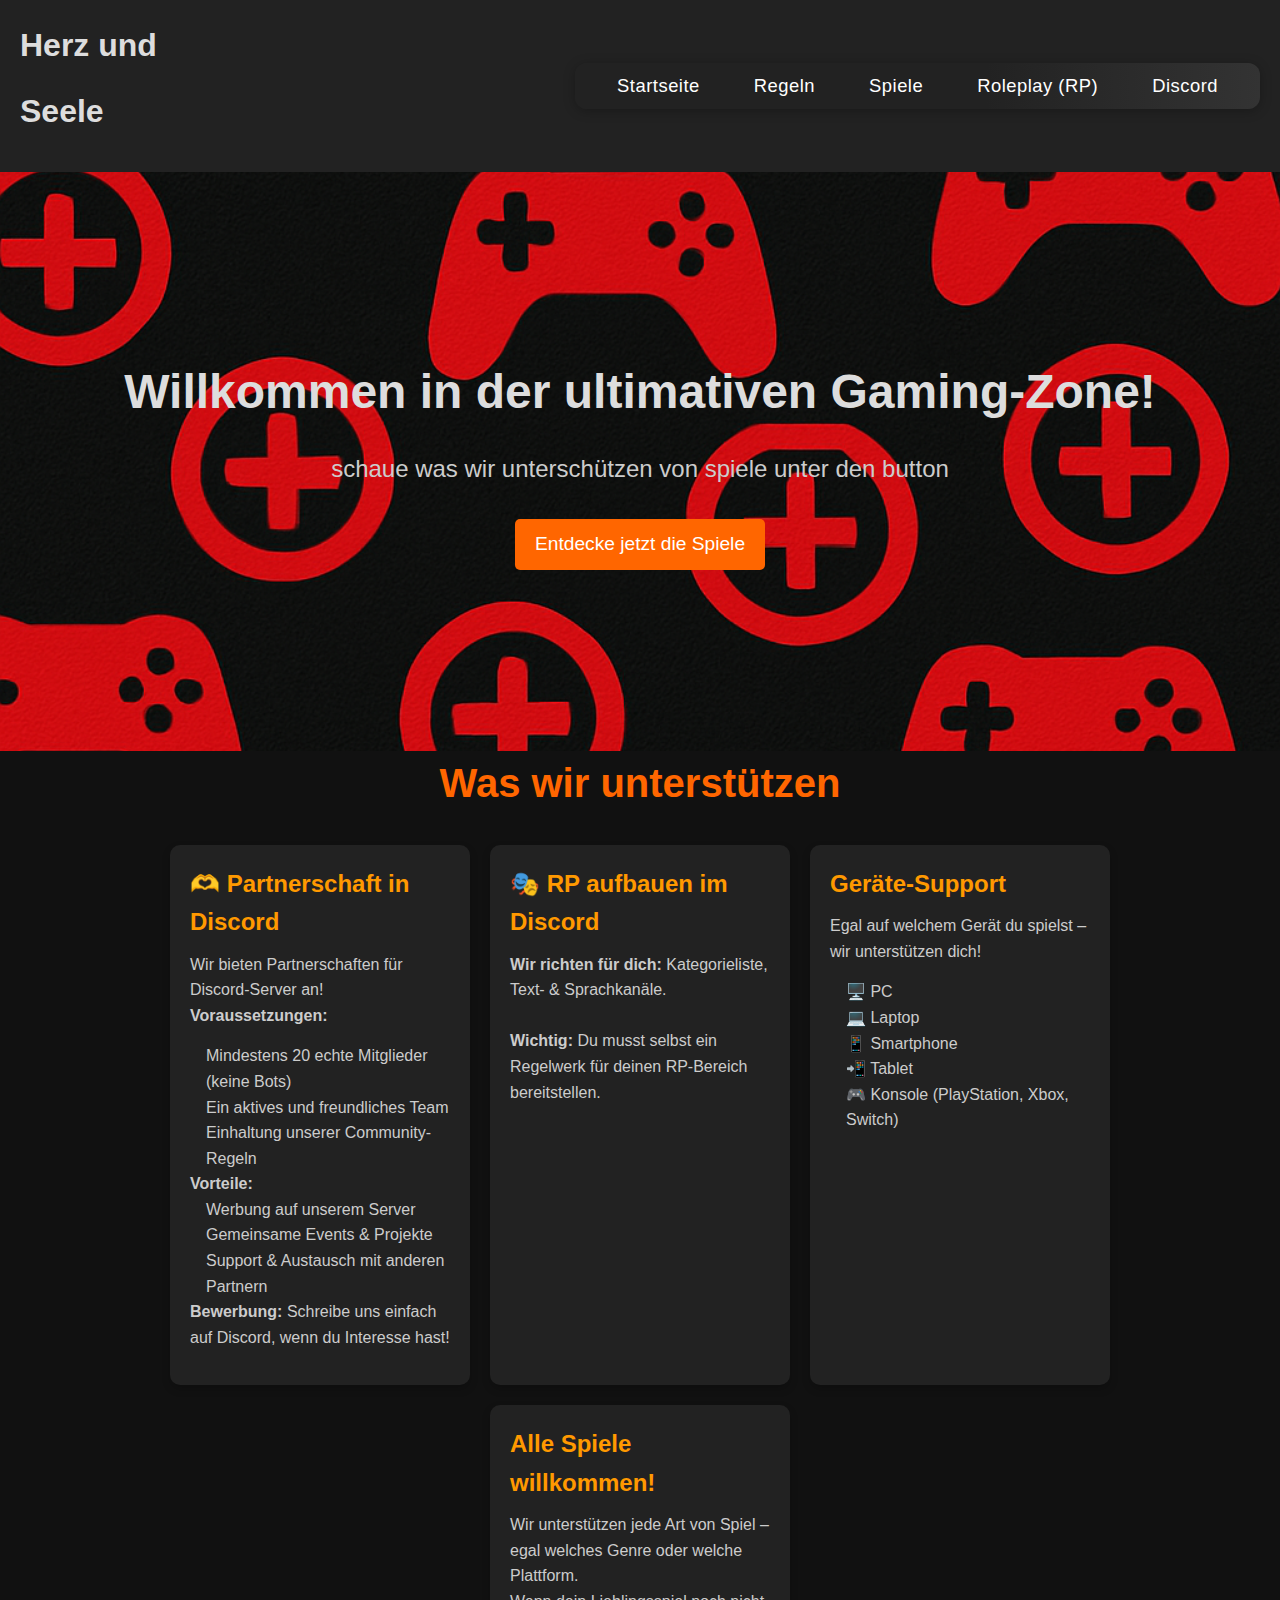
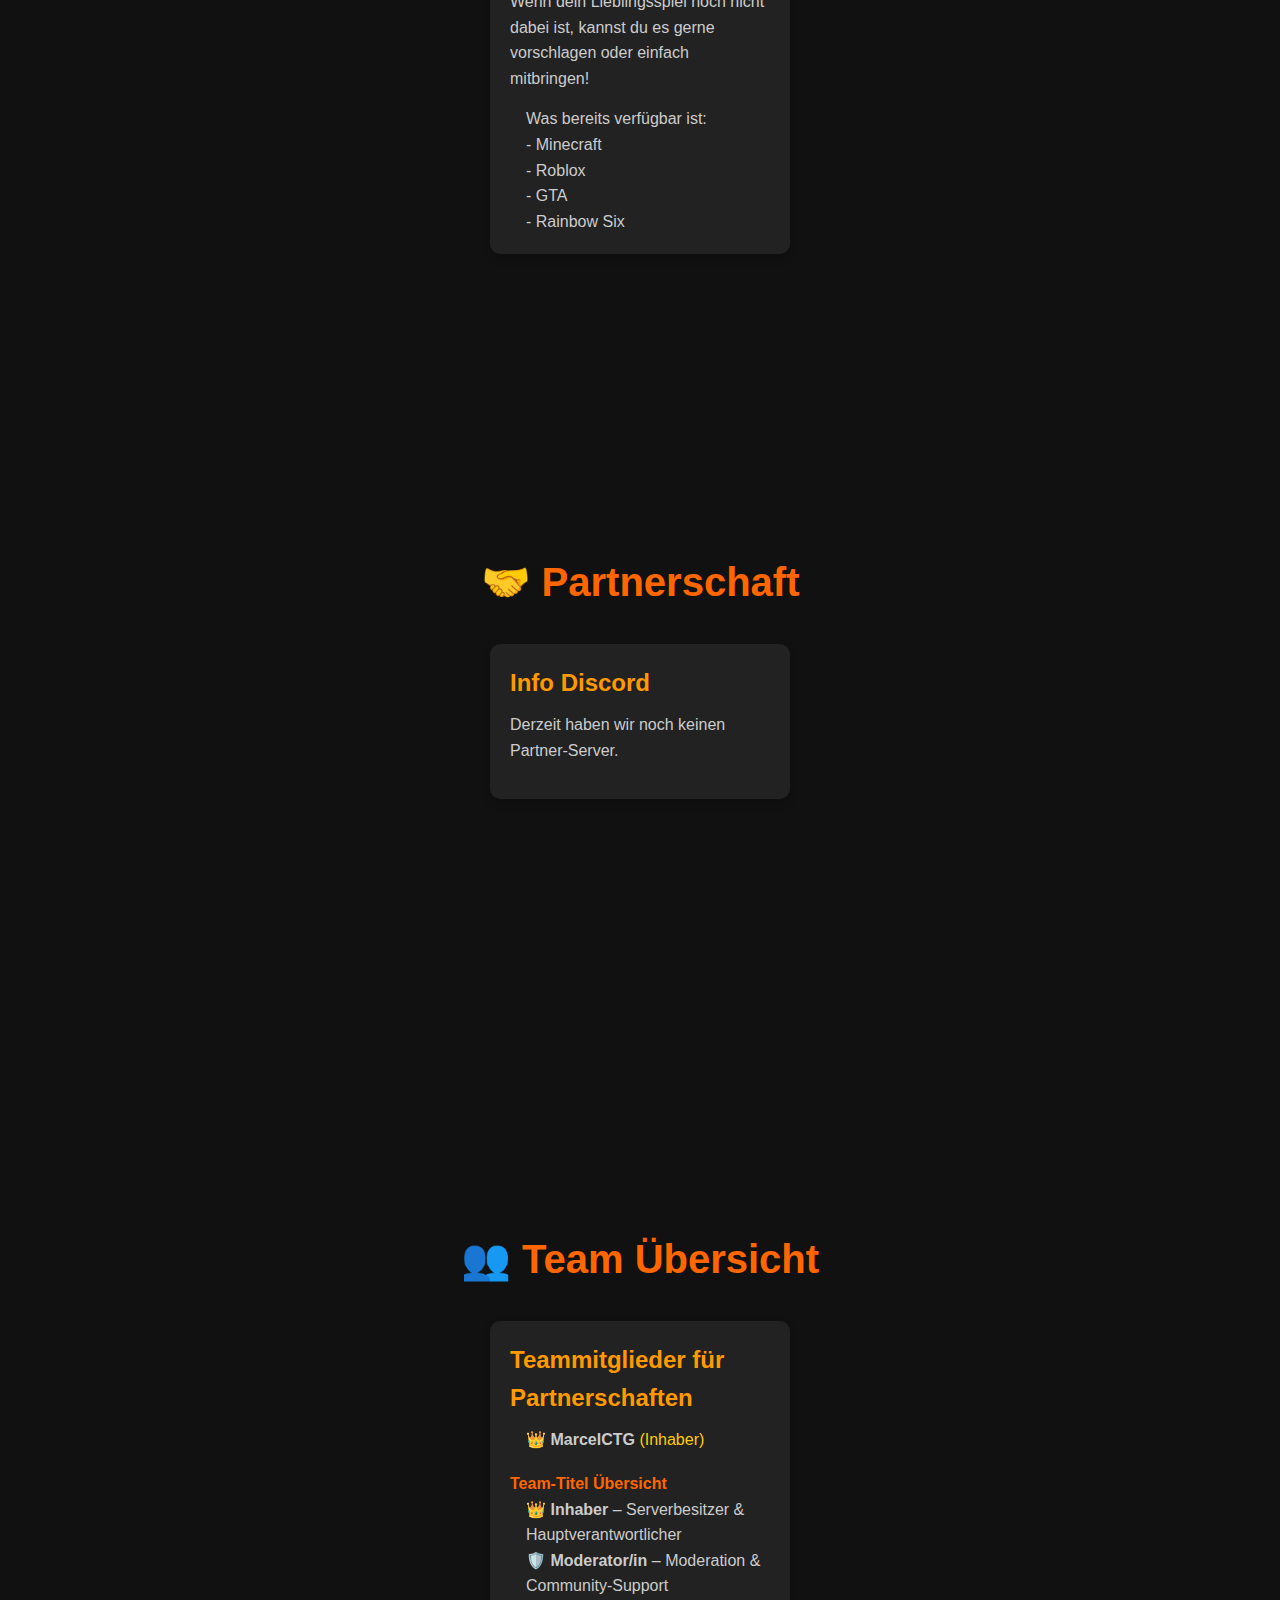
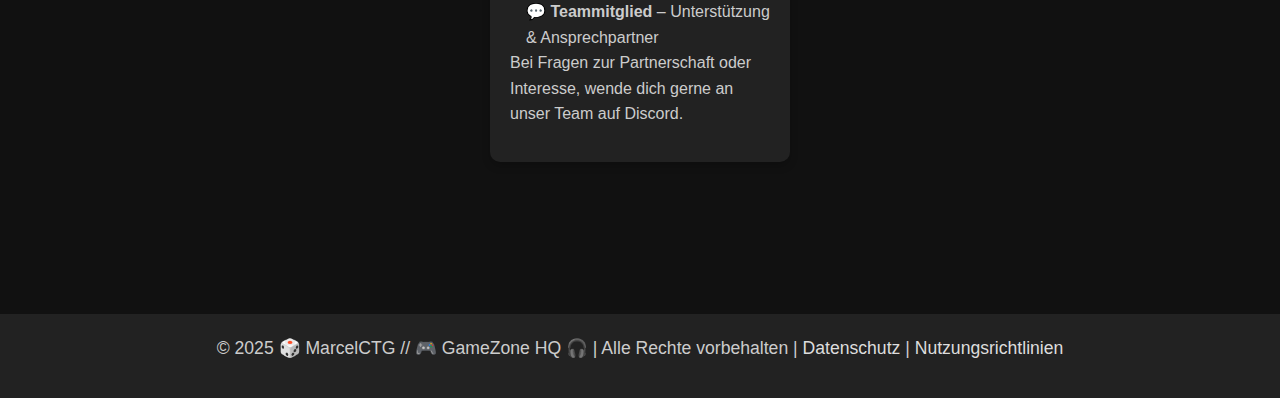
<file: index.html>
<!DOCTYPE html>
<html lang="de">
<head>
  <meta charset="UTF-8">
  <meta name="viewport" content="width=device-width, initial-scale=1.0">
  <meta http-equiv="X-UA-Compatible" content="ie=edge">
  <title>Herz und Seele</title>
  <link rel="stylesheet" href="styles.css">
</head>
<body>
  <!-- Header -->
  <header class="header">
    <div class="logo">
      <h1>Herz und</h1>
      <h2>Seele</h2>
    </div>
    <nav class="navbar">
      <ul>
        <li><a href="index.html">Startseite</a></li>
        <li><a href="about.html">Regeln</a></li>
        <li><a href="games.html">Spiele</a></li>
        <li><a href="contact.html">Roleplay (RP)</a></li>
        <li><a href="https://discord.gg/2PFB9sXrHK" target="_blank">Discord</a></li>
      </ul>
    </nav>
    <button class="menu-toggle" aria-label="Menü öffnen">&#9776;</button>
    <div class="mobile-menu">
      <button class="menu-close" aria-label="Menü schließen">&times;</button>
      <ul>
        <li><a href="index.html">Startseite</a></li>
        <li><a href="about.html">Regeln</a></li>
        <li><a href="games.html">Spiele</a></li>
        <li><a href="contact.html">Roleplay (RP)</a></li>
        <li><a href="https://discord.gg/2PFB9sXrHK" target="_blank">Discord</a></li>
      </ul>
    </div>
  </header>

  <main>
    <!-- Hero Section -->
    <section id="home" class="hero">
      <div class="hero-content">
        <h2>Willkommen in der ultimativen Gaming-Zone!</h2>
        <p>schaue was wir unterschützen von spiele unter den button
        </p>
        <a href="games.html" class="btn">Entdecke jetzt die Spiele</a>  
      </div>
    </section>

    <!-- Unterstützte Spiele Section -->
    <section class="games" style="background:none;box-shadow:none;padding-top:0;">
      <h2>Was wir unterstützen</h2>
      <div class="games-list" style="justify-content:center;">
        <div class="game-item">
          <div class="game-info">
            <h3>🫶 Partnerschaft in Discord</h3>
            <p>
              Wir bieten Partnerschaften für Discord-Server an!<br>
              <strong>Voraussetzungen:</strong>
              <ul style="margin-left:1em;">
                <li>Mindestens 20 echte Mitglieder (keine Bots)</li>
                <li>Ein aktives und freundliches Team</li>
                <li>Einhaltung unserer Community-Regeln</li>
              </ul>
              <strong>Vorteile:</strong>
              <ul style="margin-left:1em;">
                <li>Werbung auf unserem Server</li>
                <li>Gemeinsame Events & Projekte</li>
                <li>Support & Austausch mit anderen Partnern</li>
              </ul>
              <strong>Bewerbung:</strong> Schreibe uns einfach auf Discord, wenn du Interesse hast!
            </p>
          </div>
        </div>
        <div class="game-item">
          <div class="game-info">
            <h3>🎭 RP aufbauen im Discord</h3>
              <strong>Wir richten für dich:</strong> Kategorieliste, Text- & Sprachkanäle.<br>
              <p><br>
              <strong>Wichtig:</strong> Du musst selbst ein Regelwerk für deinen RP-Bereich bereitstellen.
            </p>
          </div>
        </div>
        <div class="game-item">
          <div class="game-info">
            <h3>Geräte-Support</h3>
            <p>Egal auf welchem Gerät du spielst – wir unterstützen dich!</p>
            <ul style="margin-left:1em;">
              <li>🖥️ PC</li>
              <li>💻 Laptop</li>
              <li>📱 Smartphone</li>
              <li>📲 Tablet</li>
              <li>🎮 Konsole (PlayStation, Xbox, Switch)</li>
            </ul>
          </div>
        </div>
        <div class="game-item">
          <div class="game-info">
            <h3>Alle Spiele willkommen!</h3>
            <p>Wir unterstützen jede Art von Spiel – egal welches Genre oder welche Plattform.<br>
            Wenn dein Lieblingsspiel noch nicht dabei ist, kannst du es gerne vorschlagen oder einfach mitbringen!</p>
            <ul style="margin-left:1em;">
              <li>Was bereits verfügbar ist:</li>
              <li>- Minecraft</li>
              <li>- Roblox</li>
              <li>- GTA</li>
              <li>- Rainbow Six</li>
              <!-- Weitere Spiele können hier ergänzt werden -->
            </ul>
          </div>
        </div>
      </div>
    </section>

    <!-- Partnerschaft Bereich -->
    <section class="games" style="background:none;box-shadow:none;padding-top:0;">
      <h2>🤝 Partnerschaft</h2>
      <div class="games-list" style="justify-content:center;">
        <div class="game-item">
          <div class="game-info">
            <h3>Info Discord</h3>
            <p>Derzeit haben wir noch keinen Partner-Server.</p>
          </div>
        </div>
      </div>
    </section>

    <!-- Team Übersicht Bereich -->
    <section class="games" style="background:none;box-shadow:none;padding-top:0;">
      <h2>👥 Team Übersicht</h2>
      <div class="games-list" style="justify-content:center;">
        <div class="game-item">
          <div class="game-info">
            <h3>Teammitglieder für Partnerschaften</h3>
            <ul style="margin-left:1em;">
              <li><strong>👑 MarcelCTG</strong> <span style="color:#ffcc00;">(Inhaber)</span></li>
            </ul>
            <h4 style="color:#ff6600;margin-top:18px;">Team-Titel Übersicht</h4>
            <ul style="margin-left:1em;">
              <li><strong>👑 Inhaber</strong> – Serverbesitzer & Hauptverantwortlicher</li>
              <li><strong>🛡️ Moderator/in</strong> – Moderation & Community-Support</li>
              <li><strong>💬 Teammitglied</strong> – Unterstützung & Ansprechpartner</li>
            </ul>
            <p>Bei Fragen zur Partnerschaft oder Interesse, wende dich gerne an unser Team auf Discord.</p>
          </div>
        </div>
      </div>
    </section>
  </main>

  <!-- Footer -->
  <footer class="footer">
    <p>
      &copy; 2025 🎲 MarcelCTG // 🎮 GameZone HQ 🎧 | Alle Rechte vorbehalten |
      <a href="Datenschutz.html">Datenschutz</a> |
      <a href="rechtline.html">Nutzungsrichtlinien</a>
    </p>
  </footer>
  <script>
    const menuToggle = document.querySelector('.menu-toggle');
    const mobileMenu = document.querySelector('.mobile-menu');
    const menuClose = document.querySelector('.menu-close');
    menuToggle.onclick = () => mobileMenu.classList.add('open');
    menuClose.onclick = () => mobileMenu.classList.remove('open');
    // Optional: Menü schließen beim Klick auf Link
    document.querySelectorAll('.mobile-menu a').forEach(link => {
      link.onclick = () => mobileMenu.classList.remove('open');
    });
  </script>
</body>
</html>
</file>
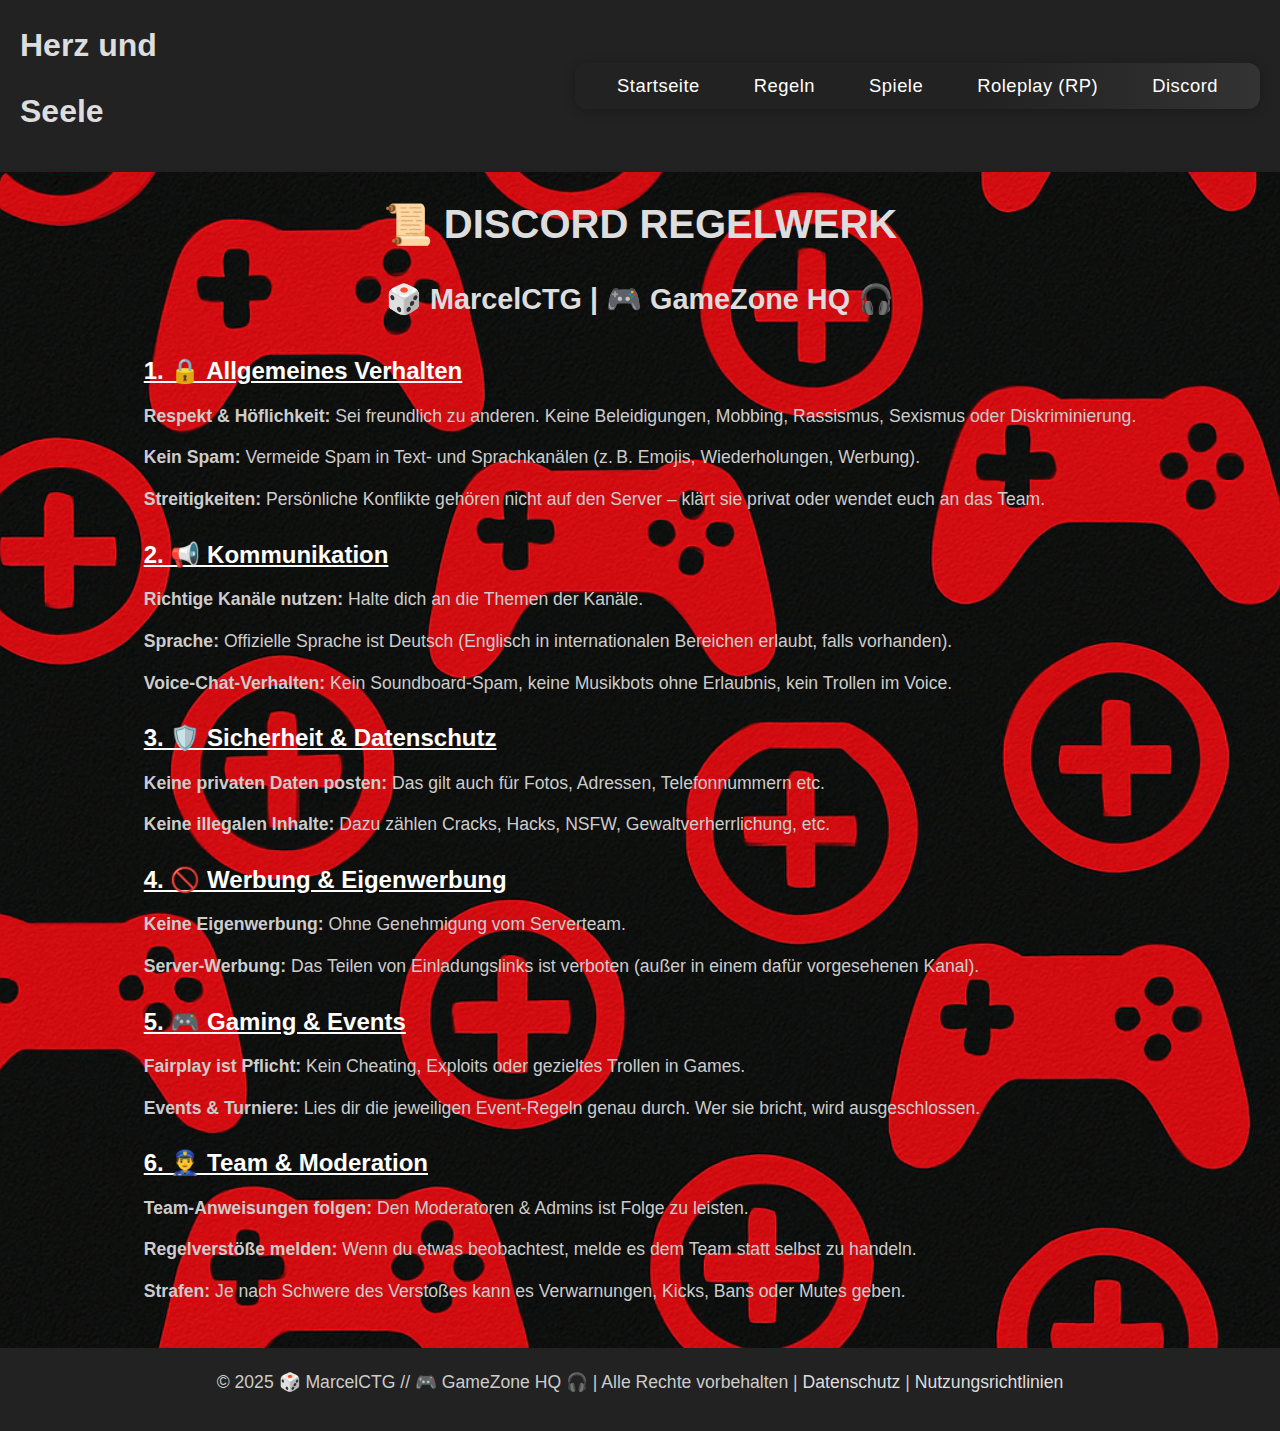
<file: about.html>
<!DOCTYPE html>
<html lang="de">
<head>
  <meta charset="UTF-8">
  <meta name="viewport" content="width=device-width, initial-scale=1.0">
  <meta http-equiv="X-UA-Compatible" content="ie=edge">
  <title>Discord-Regelwerk | Herz und Seele</title>
  <link rel="stylesheet" href="styles.css">
</head>
<body>
  <!-- Header -->
  <header class="header">
    <div class="logo">
      <h1>Herz und</h1>
      <h2>Seele</h2>
    </div>
    <nav class="navbar">
      <ul>
        <li><a href="index.html">Startseite</a></li>
        <li><a href="about.html">Regeln</a></li>
        <li><a href="games.html">Spiele</a></li>
        <li><a href="contact.html">Roleplay (RP)</a></li>
        <li><a href="https://discord.gg/2PFB9sXrHK" target="_blank">Discord</a></li>
      </ul>
    </nav>
    <button class="menu-toggle" aria-label="Menü öffnen">&#9776;</button>
    <div class="mobile-menu">
      <button class="menu-close" aria-label="Menü schließen">&times;</button>
      <ul>
        <li><a href="index.html">Startseite</a></li>
        <li><a href="about.html">Regeln</a></li>
        <li><a href="games.html">Spiele</a></li>
        <li><a href="contact.html">Roleplay (RP)</a></li>
        <li><a href="https://discord.gg/2PFB9sXrHK" target="_blank">Discord</a></li>
      </ul>
    </div>
  </header>

  <main>
    <!-- Discord-Regelwerk Section -->
    <section id="rules" class="rules">
      <div class="content">
        <h1>📜 DISCORD REGELWERK</h1>
        <h2>🎲 MarcelCTG | 🎮 GameZone HQ 🎧</h2>
        <div class="rule">
          <h3>1. 🔒 Allgemeines Verhalten</h3>
          <p><strong>Respekt & Höflichkeit:</strong> Sei freundlich zu anderen. Keine Beleidigungen, Mobbing, Rassismus, Sexismus oder Diskriminierung.</p>
          <p><strong>Kein Spam:</strong> Vermeide Spam in Text- und Sprachkanälen (z. B. Emojis, Wiederholungen, Werbung).</p>
          <p><strong>Streitigkeiten:</strong> Persönliche Konflikte gehören nicht auf den Server – klärt sie privat oder wendet euch an das Team.</p>
        </div>
        <div class="rule">
          <h3>2. 📢 Kommunikation</h3>
          <p><strong>Richtige Kanäle nutzen:</strong> Halte dich an die Themen der Kanäle.</p>
          <p><strong>Sprache:</strong> Offizielle Sprache ist Deutsch (Englisch in internationalen Bereichen erlaubt, falls vorhanden).</p>
          <p><strong>Voice-Chat-Verhalten:</strong> Kein Soundboard-Spam, keine Musikbots ohne Erlaubnis, kein Trollen im Voice.</p>
        </div>
        <div class="rule">
          <h3>3. 🛡️ Sicherheit & Datenschutz</h3>
          <p><strong>Keine privaten Daten posten:</strong> Das gilt auch für Fotos, Adressen, Telefonnummern etc.</p>
          <p><strong>Keine illegalen Inhalte:</strong> Dazu zählen Cracks, Hacks, NSFW, Gewaltverherrlichung, etc.</p>
        </div>
        <div class="rule">
          <h3>4. 🚫 Werbung & Eigenwerbung</h3>
          <p><strong>Keine Eigenwerbung:</strong> Ohne Genehmigung vom Serverteam.</p>
          <p><strong>Server-Werbung:</strong> Das Teilen von Einladungslinks ist verboten (außer in einem dafür vorgesehenen Kanal).</p>
        </div>
        <div class="rule">
          <h3>5. 🎮 Gaming & Events</h3>
          <p><strong>Fairplay ist Pflicht:</strong> Kein Cheating, Exploits oder gezieltes Trollen in Games.</p>
          <p><strong>Events & Turniere:</strong> Lies dir die jeweiligen Event-Regeln genau durch. Wer sie bricht, wird ausgeschlossen.</p>
        </div>
        <div class="rule">
          <h3>6. 👮‍♂️ Team & Moderation</h3>
          <p><strong>Team-Anweisungen folgen:</strong> Den Moderatoren & Admins ist Folge zu leisten.</p>
          <p><strong>Regelverstöße melden:</strong> Wenn du etwas beobachtest, melde es dem Team statt selbst zu handeln.</p>
          <p><strong>Strafen:</strong> Je nach Schwere des Verstoßes kann es Verwarnungen, Kicks, Bans oder Mutes geben.</p>
        </div>
      </div>
    </section>
  </main>

  <!-- Footer -->
  <footer class="footer">
    <p>
      &copy; 2025 🎲 MarcelCTG // 🎮 GameZone HQ 🎧 | Alle Rechte vorbehalten |
      <a href="Datenschutz.html">Datenschutz</a> |
      <a href="rechtline.html">Nutzungsrichtlinien</a>
    </p>
  </footer>
  <script>
    const menuToggle = document.querySelector('.menu-toggle');
    const mobileMenu = document.querySelector('.mobile-menu');
    const menuClose = document.querySelector('.menu-close');
    menuToggle.onclick = () => mobileMenu.classList.add('open');
    menuClose.onclick = () => mobileMenu.classList.remove('open');
    document.querySelectorAll('.mobile-menu a').forEach(link => {
      link.onclick = () => mobileMenu.classList.remove('open');
    });
  </script>
</body>
</html>
</file>
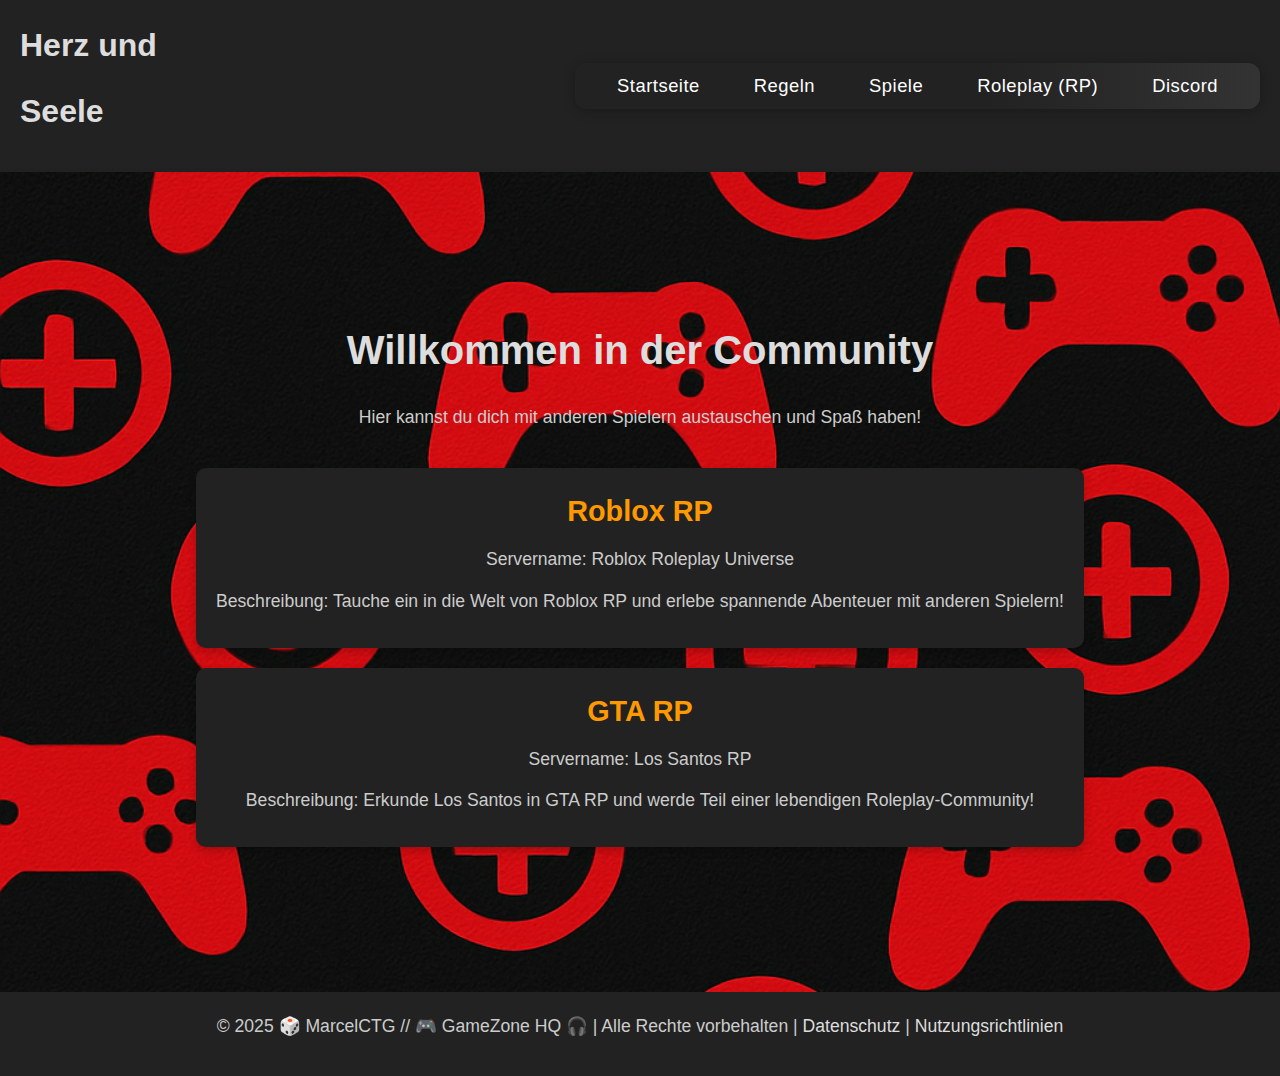
<file: community.html>
<!DOCTYPE html>
<html lang="de">
<head>
  <meta charset="UTF-8">
  <meta name="viewport" content="width=device-width, initial-scale=1.0">
  <meta http-equiv="X-UA-Compatible" content="ie=edge">
  <title>Info 2 Herz und seele</title>
  <link rel="stylesheet" href="styles.css">
</head>
<body>
  <!-- Header -->
  <header class="header">
    <div class="logo">
      <h1>Herz und</h1>
      <h2>Seele</h2>
    </div>
    <nav class="navbar">
      <ul>
        <li><a href="index.html">Startseite</a></li>
        <li><a href="about.html">Regeln</a></li>
        <li><a href="games.html">Spiele</a></li>
        <li><a href="contact.html">Roleplay (RP)</a></li>
        <li><a href="https://discord.gg/2PFB9sXrHK" target="_blank">Discord</a></li>
      </ul>
    </nav>
    <button class="menu-toggle" aria-label="Menü öffnen">&#9776;</button>
    <div class="mobile-menu">
      <button class="menu-close" aria-label="Menü schließen">&times;</button>
      <ul>
        <li><a href="index.html">Startseite</a></li>
        <li><a href="about.html">Regeln</a></li>
        <li><a href="games.html">Spiele</a></li>
        <li><a href="contact.html">Roleplay (RP)</a></li>
        <li><a href="https://discord.gg/2PFB9sXrHK" target="_blank">Discord</a></li>
      </ul>
    </div>
  </header>

  <main>
    <!-- Community Section -->
    <section id="community" class="community">
      <h2>Willkommen in der Community</h2>
      <p>Hier kannst du dich mit anderen Spielern austauschen und Spaß haben!</p>
      <div class="server-list">
        <!-- Roblox RP Server -->
        <div class="server-item">
          <h3>Roblox RP</h3>
          <p>Servername: Roblox Roleplay Universe</p>
          <p>Beschreibung: Tauche ein in die Welt von Roblox RP und erlebe spannende Abenteuer mit anderen Spielern!</p>
        </div>
        <!-- GTA RP Server -->
        <div class="server-item">
          <h3>GTA RP</h3>
          <p>Servername: Los Santos RP</p>
          <p>Beschreibung: Erkunde Los Santos in GTA RP und werde Teil einer lebendigen Roleplay-Community!</p>
        </div>
      </div>
    </section>
  </main>

  <!-- Footer -->
  <footer class="footer">
    <p>
      &copy; 2025 🎲 MarcelCTG // 🎮 GameZone HQ 🎧 | Alle Rechte vorbehalten |
      <a href="Datenschutz.html">Datenschutz</a> |
      <a href="rechtline.html">Nutzungsrichtlinien</a>
    </p>
  </footer>
  <script>
    const menuToggle = document.querySelector('.menu-toggle');
    const mobileMenu = document.querySelector('.mobile-menu');
    const menuClose = document.querySelector('.menu-close');
    menuToggle.onclick = () => mobileMenu.classList.add('open');
    menuClose.onclick = () => mobileMenu.classList.remove('open');
    document.querySelectorAll('.mobile-menu a').forEach(link => {
      link.onclick = () => mobileMenu.classList.remove('open');
    });
  </script>
</body>
</html>
</file>
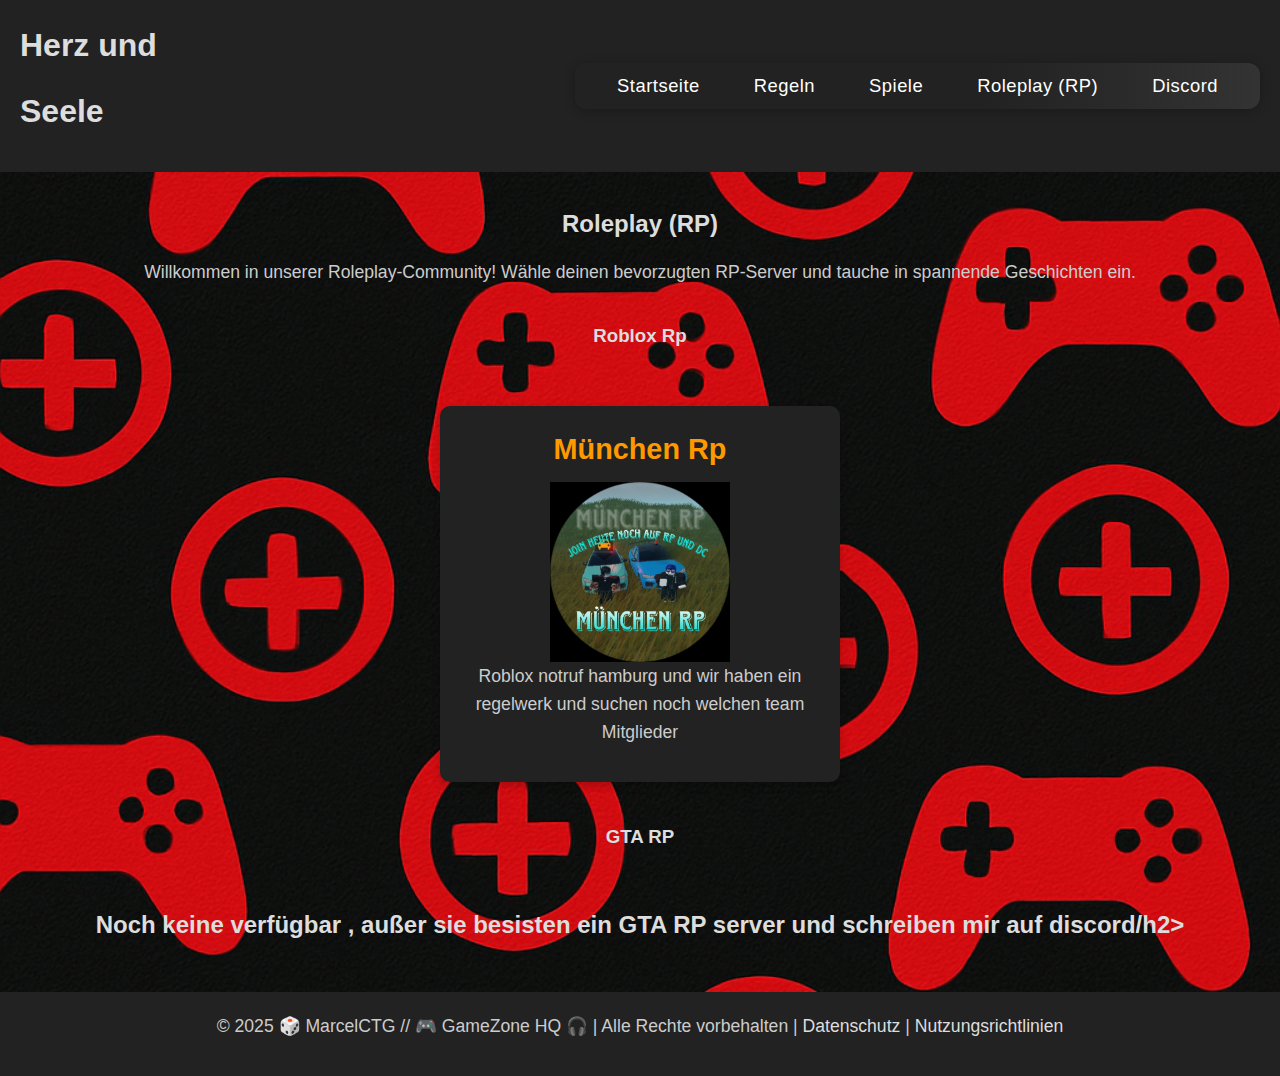
<file: contact.html>
<!DOCTYPE html>
<html lang="de">
<head>
  <meta charset="UTF-8">
  <meta name="viewport" content="width=device-width, initial-scale=1.0">
  <meta http-equiv="X-UA-Compatible" content="ie=edge">
  <title>INfo 3 Herz und Seele</title>
  <link rel="stylesheet" href="styles.css">
</head>
<body>
  <!-- Header -->
  <header class="header">
    <div class="logo">
      <h1>Herz und</h1>
      <h2>Seele</h2>
    </div>
    <nav class="navbar">
      <ul>
        <li><a href="index.html">Startseite</a></li>
        <li><a href="about.html">Regeln</a></li>
        <li><a href="games.html">Spiele</a></li>
        <li><a href="contact.html">Roleplay (RP)</a></li>
        <li><a href="https://discord.gg/2PFB9sXrHK" target="_blank">Discord</a></li>
      </ul>
    </nav>
    <button class="menu-toggle" aria-label="Menü öffnen">&#9776;</button>
    <div class="mobile-menu">
      <button class="menu-close" aria-label="Menü schließen">&times;</button>
      <ul>
        <li><a href="index.html">Startseite</a></li>
        <li><a href="about.html">Regeln</a></li>
        <li><a href="games.html">Spiele</a></li>
        <li><a href="contact.html">Roleplay (RP)</a></li>
        <li><a href="https://discord.gg/2PFB9sXrHK" target="_blank">Discord</a></li>
      </ul>
    </div>
  </header>

  <main>
    <!-- Roleplay Section -->
    <section id="roleplay" class="contact">
      <h2>Roleplay (RP)</h2>
      <p>Willkommen in unserer Roleplay-Community! Wähle deinen bevorzugten RP-Server und tauche in spannende Geschichten ein.</p>
      <div class="rp-list">
        <!-- München RP -->
<div><h3>Roblox Rp</h3></div>
        <!-- Roblox RP -->
        <div class="rp-item">
          <h3>München Rp</h3>
          <img src="mrpm.jpg" alt="Roblox RP">
          <p>Roblox notruf hamburg und wir haben ein regelwerk und suchen noch welchen team Mitglieder</p>
        </div>
        <!-- Trennung -->
        <div><h3>GTA RP</h3></div>
        <!-- GTA RP -->
        <div><h2>Noch keine verfügbar , außer sie besisten ein GTA RP server und schreiben mir auf discord/h2></div>
      </div>
    </section>
  </main>

  <!-- Footer -->
  <footer class="footer">
    <p>
      &copy; 2025 🎲 MarcelCTG // 🎮 GameZone HQ 🎧 | Alle Rechte vorbehalten |
      <a href="Datenschutz.html">Datenschutz</a> |
      <a href="rechtline.html">Nutzungsrichtlinien</a>
    </p>
  </footer>
  <script>
    const menuToggle = document.querySelector('.menu-toggle');
    const mobileMenu = document.querySelector('.mobile-menu');
    const menuClose = document.querySelector('.menu-close');
    menuToggle.onclick = () => mobileMenu.classList.add('open');
    menuClose.onclick = () => mobileMenu.classList.remove('open');
    document.querySelectorAll('.mobile-menu a').forEach(link => {
      link.onclick = () => mobileMenu.classList.remove('open');
    });
  </script>
</body>
</html>
</file>
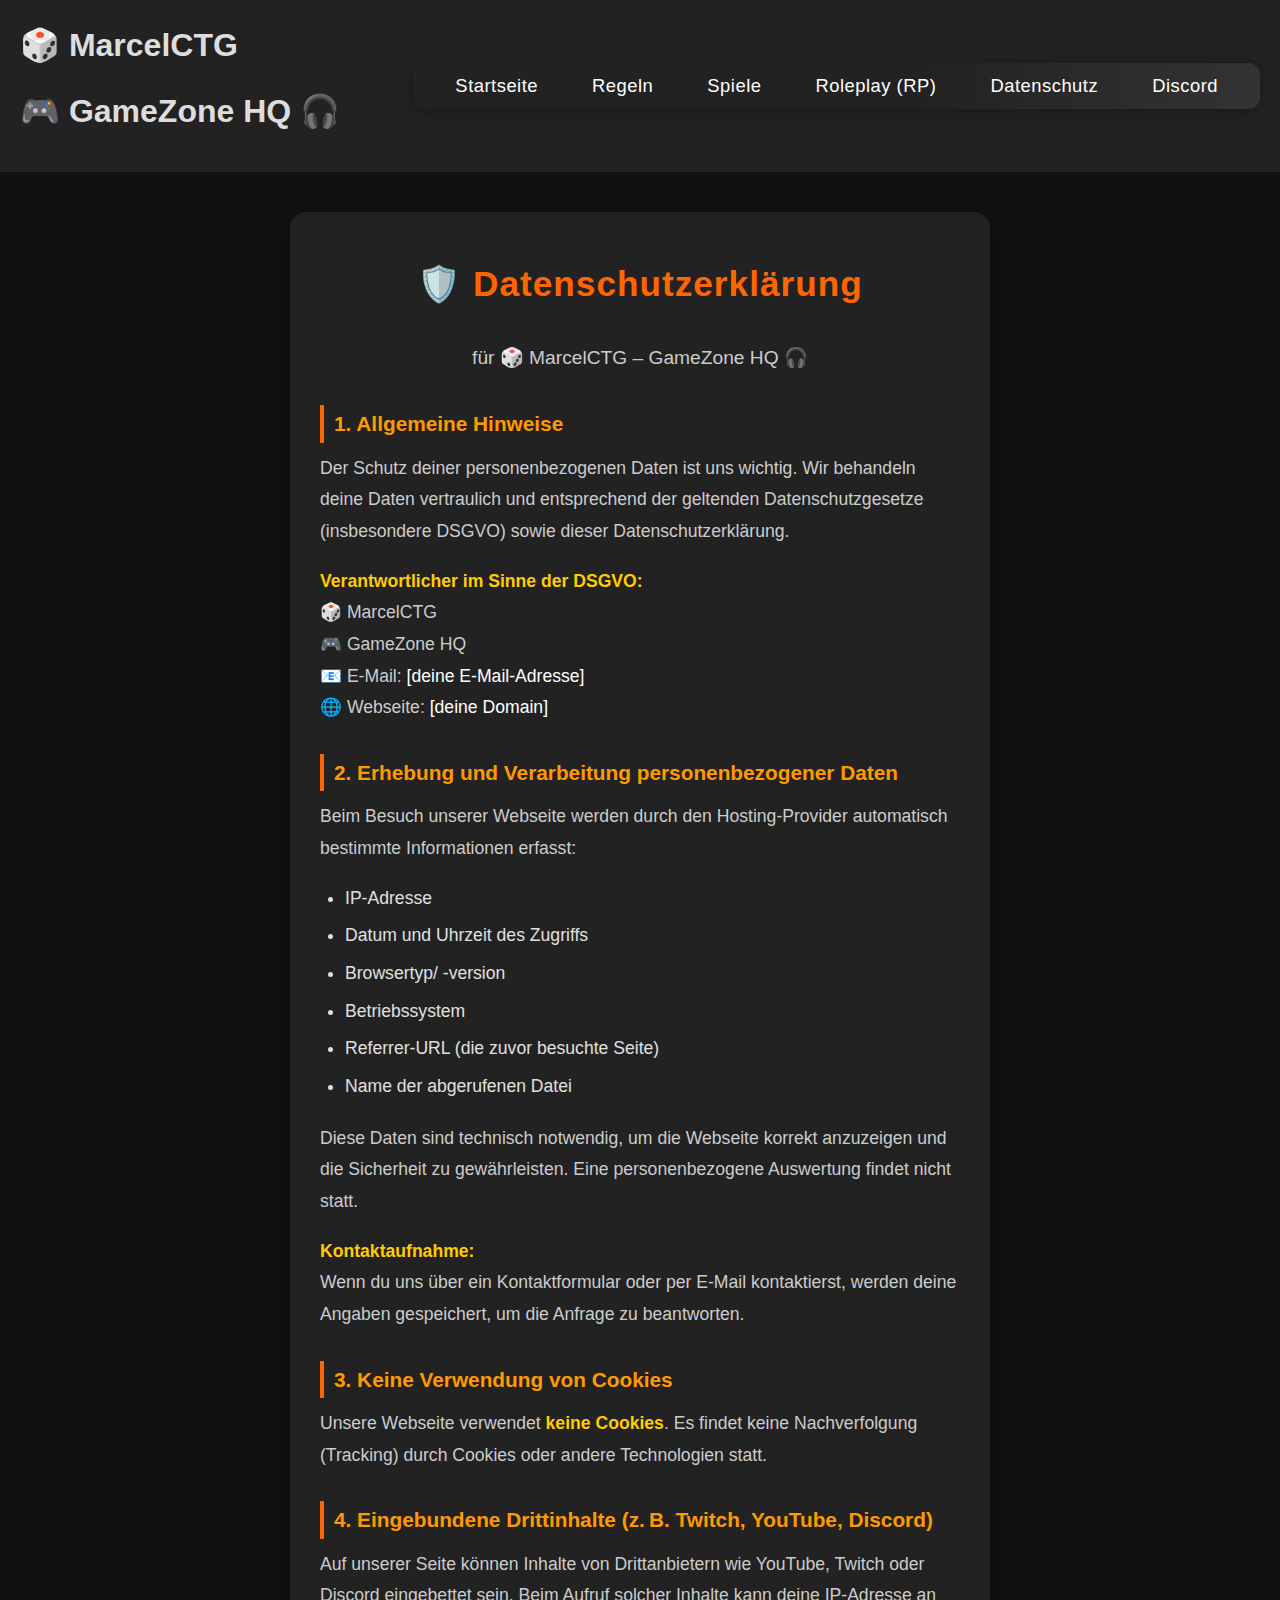
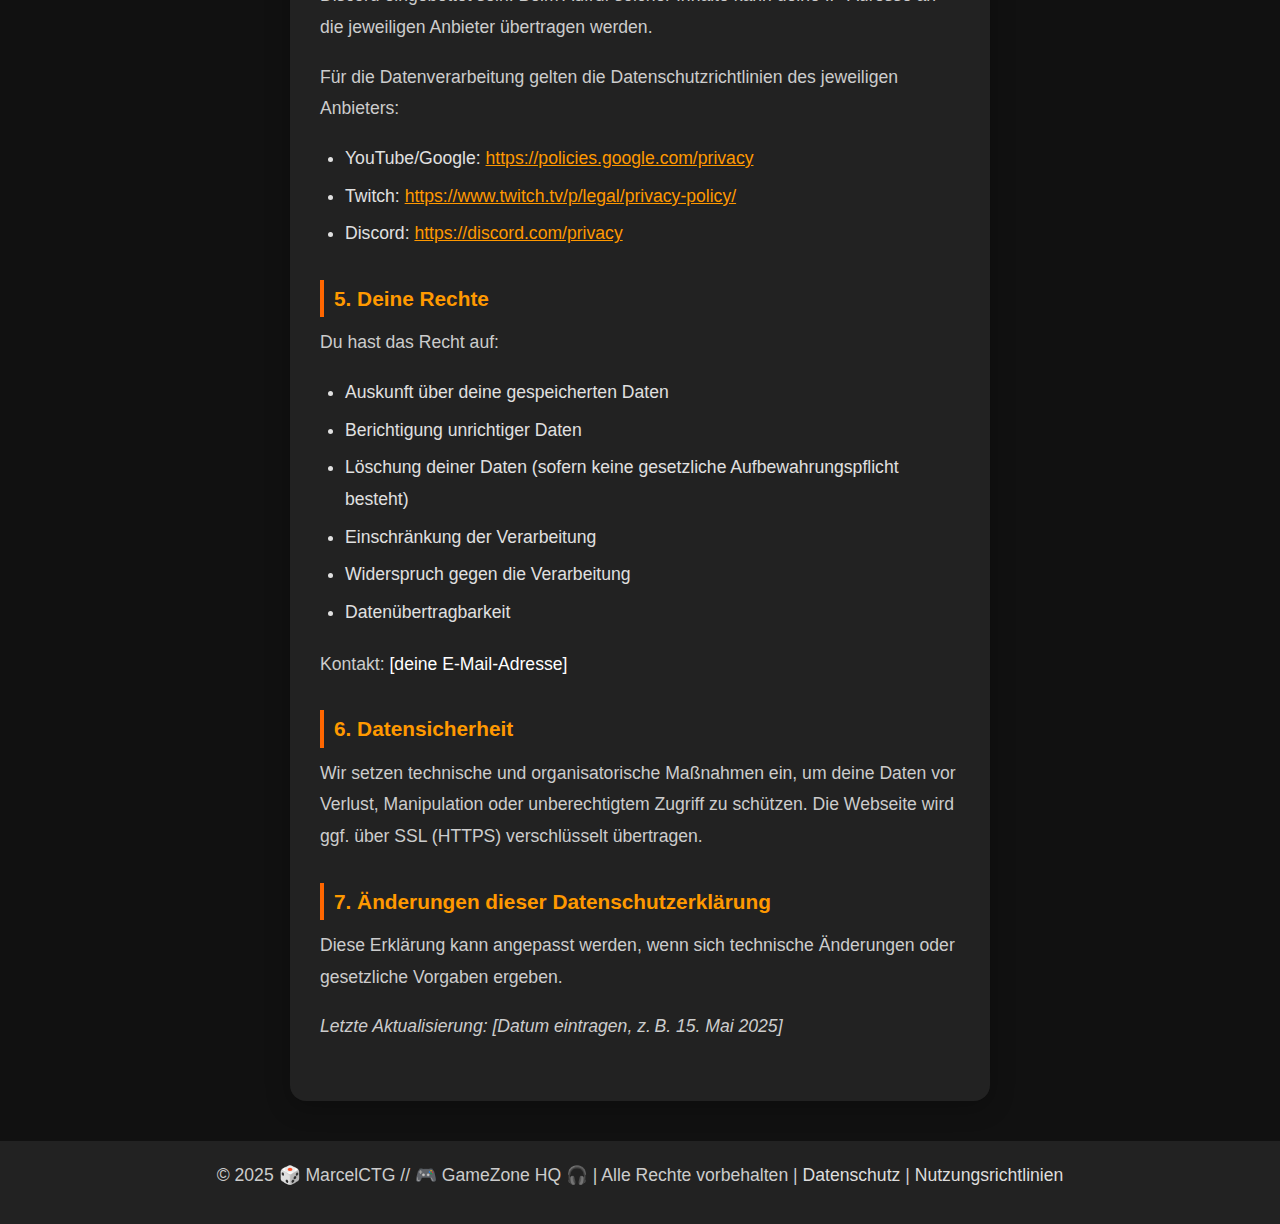
<file: Datenschutz.html>
<!DOCTYPE html>
<html lang="de">
<head>
  <meta charset="UTF-8">
  <meta name="viewport" content="width=device-width, initial-scale=1.0">
  <title>Datenschutz | Herz und Seele Webseite</title>
  <link rel="stylesheet" href="styles.css">
  <style>
    /* Extra Styles für schöne Gestaltung */
    .privacy-container {
      max-width: 700px;
      margin: 40px auto;
      background: #222;
      border-radius: 16px;
      box-shadow: 0 6px 24px rgba(0,0,0,0.25);
      padding: 40px 30px;
      color: #e0e0e0;
      font-size: 1.1rem;
      line-height: 1.8;
    }
    .privacy-container h1 {
      color: #ff6600;
      text-align: center;
      margin-bottom: 25px;
      font-size: 2.2rem;
      letter-spacing: 1px;
    }
    .privacy-container h2 {
      color: #ff9900;
      margin-top: 30px;
      margin-bottom: 10px;
      font-size: 1.3rem;
      border-left: 4px solid #ff6600;
      padding-left: 10px;
    }
    .privacy-container ul {
      margin: 10px 0 20px 25px;
      padding: 0;
    }
    .privacy-container li {
      margin-bottom: 6px;
      list-style: disc;
    }
    .privacy-container strong {
      color: #ffcc00;
    }
    .privacy-container a {
      color: #ff9900;
      text-decoration: underline;
      word-break: break-all;
    }
    .privacy-container p {
      margin-bottom: 18px;
    }
    @media (max-width: 600px) {
      .privacy-container {
        padding: 20px 8px;
      }
    }
  </style>
</head>
<body>
  <header class="header">
    <div class="logo">
      <h1>🎲 MarcelCTG</h1>
      <h2>🎮 GameZone HQ 🎧</h2>
    </div>
    <nav class="navbar">
      <ul>
        <li><a href="index.html">Startseite</a></li>
        <li><a href="about.html">Regeln</a></li>
        <li><a href="games.html">Spiele</a></li>
        <li><a href="contact.html">Roleplay (RP)</a></li>
        <li><a href="Datenschutz.html">Datenschutz</a></li>
        <li><a href="https://discord.gg/9nqV4tEvaR" target="_blank">Discord</a></li>
      </ul>
    </nav>
  </header>

  <main>
    <div class="privacy-container">
      <h1>🛡️ Datenschutzerklärung</h1>
      <p style="text-align:center;font-size:1.2rem;">für 🎲 MarcelCTG – GameZone HQ 🎧</p>

      <h2>1. Allgemeine Hinweise</h2>
      <p>
        Der Schutz deiner personenbezogenen Daten ist uns wichtig. Wir behandeln deine Daten vertraulich und entsprechend der geltenden Datenschutzgesetze (insbesondere DSGVO) sowie dieser Datenschutzerklärung.
      </p>
      <p>
        <strong>Verantwortlicher im Sinne der DSGVO:</strong><br>
        🎲 MarcelCTG<br>
        🎮 GameZone HQ<br>
        📧 E-Mail: <span style="color:#fff;">[deine E-Mail-Adresse]</span><br>
        🌐 Webseite: <span style="color:#fff;">[deine Domain]</span>
      </p>

      <h2>2. Erhebung und Verarbeitung personenbezogener Daten</h2>
      <p>
        Beim Besuch unserer Webseite werden durch den Hosting-Provider automatisch bestimmte Informationen erfasst:
      </p>
      <ul>
        <li>IP-Adresse</li>
        <li>Datum und Uhrzeit des Zugriffs</li>
        <li>Browsertyp/ -version</li>
        <li>Betriebssystem</li>
        <li>Referrer-URL (die zuvor besuchte Seite)</li>
        <li>Name der abgerufenen Datei</li>
      </ul>
      <p>
        Diese Daten sind technisch notwendig, um die Webseite korrekt anzuzeigen und die Sicherheit zu gewährleisten. Eine personenbezogene Auswertung findet nicht statt.
      </p>
      <p>
        <strong>Kontaktaufnahme:</strong><br>
        Wenn du uns über ein Kontaktformular oder per E-Mail kontaktierst, werden deine Angaben gespeichert, um die Anfrage zu beantworten.
      </p>

      <h2>3. Keine Verwendung von Cookies</h2>
      <p>
        Unsere Webseite verwendet <strong>keine Cookies</strong>. Es findet keine Nachverfolgung (Tracking) durch Cookies oder andere Technologien statt.
      </p>

      <h2>4. Eingebundene Drittinhalte (z. B. Twitch, YouTube, Discord)</h2>
      <p>
        Auf unserer Seite können Inhalte von Drittanbietern wie YouTube, Twitch oder Discord eingebettet sein. Beim Aufruf solcher Inhalte kann deine IP-Adresse an die jeweiligen Anbieter übertragen werden.
      </p>
      <p>
        Für die Datenverarbeitung gelten die Datenschutzrichtlinien des jeweiligen Anbieters:
      </p>
      <ul>
        <li>YouTube/Google: <a href="https://policies.google.com/privacy" target="_blank">https://policies.google.com/privacy</a></li>
        <li>Twitch: <a href="https://www.twitch.tv/p/legal/privacy-policy/" target="_blank">https://www.twitch.tv/p/legal/privacy-policy/</a></li>
        <li>Discord: <a href="https://discord.com/privacy" target="_blank">https://discord.com/privacy</a></li>
      </ul>

      <h2>5. Deine Rechte</h2>
      <p>
        Du hast das Recht auf:
      </p>
      <ul>
        <li>Auskunft über deine gespeicherten Daten</li>
        <li>Berichtigung unrichtiger Daten</li>
        <li>Löschung deiner Daten (sofern keine gesetzliche Aufbewahrungspflicht besteht)</li>
        <li>Einschränkung der Verarbeitung</li>
        <li>Widerspruch gegen die Verarbeitung</li>
        <li>Datenübertragbarkeit</li>
      </ul>
      <p>
        Kontakt: <span style="color:#fff;">[deine E-Mail-Adresse]</span>
      </p>

      <h2>6. Datensicherheit</h2>
      <p>
        Wir setzen technische und organisatorische Maßnahmen ein, um deine Daten vor Verlust, Manipulation oder unberechtigtem Zugriff zu schützen. Die Webseite wird ggf. über SSL (HTTPS) verschlüsselt übertragen.
      </p>

      <h2>7. Änderungen dieser Datenschutzerklärung</h2>
      <p>
        Diese Erklärung kann angepasst werden, wenn sich technische Änderungen oder gesetzliche Vorgaben ergeben.
      </p>
      <p>
        <em>Letzte Aktualisierung: [Datum eintragen, z. B. 15. Mai 2025]</em>
      </p>
    </div>
  </main>

  <footer class="footer">
    <p>
      &copy; 2025 🎲 MarcelCTG // 🎮 GameZone HQ 🎧 | Alle Rechte vorbehalten |
      <a href="Datenschutz.html">Datenschutz</a> |
      <a href="rechtline.html">Nutzungsrichtlinien</a>
    </p>
  </footer>
</body>
</html>
</file>
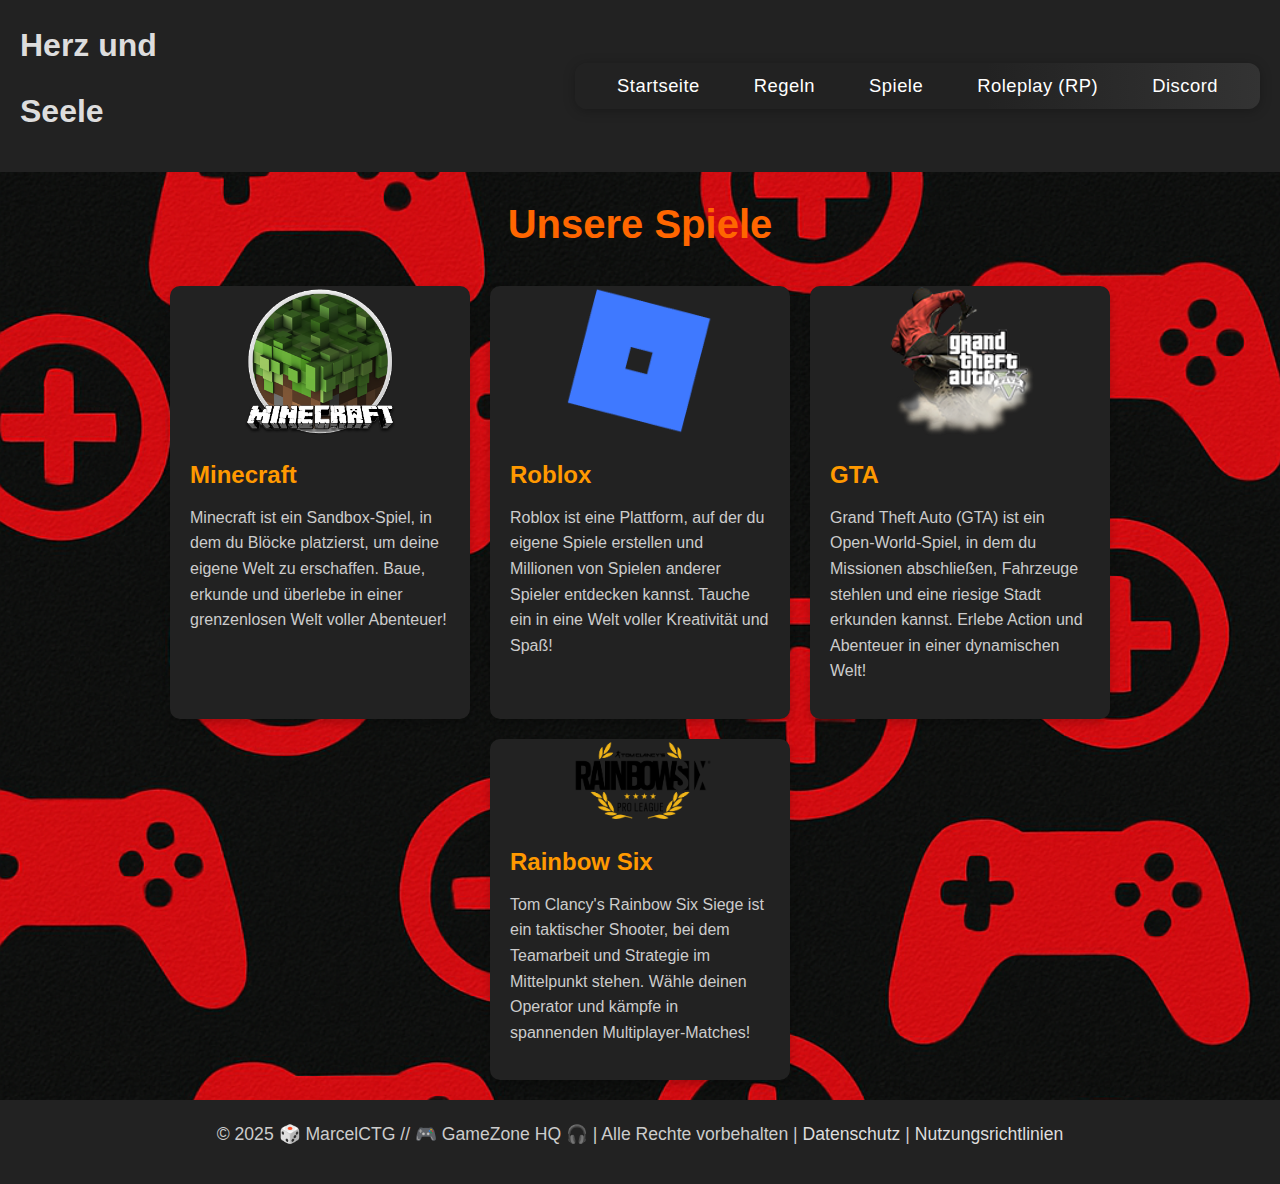
<file: games.html>
<!DOCTYPE html>
<html lang="de">
<head>
  <meta charset="UTF-8">
  <meta name="viewport" content="width=device-width, initial-scale=1.0">
  <meta http-equiv="X-UA-Compatible" content="ie=edge">
  <title>Info Herz und Seele</title>
  <link rel="stylesheet" href="styles.css">
</head>
<body>
  <!-- Header -->
  <header class="header">
    <div class="logo">
      <h1>Herz und</h1>
      <h2>Seele</h2>
    </div>
    <nav class="navbar">
      <ul>
        <li><a href="index.html">Startseite</a></li>
        <li><a href="about.html">Regeln</a></li>
        <li><a href="games.html">Spiele</a></li>
        <li><a href="contact.html">Roleplay (RP)</a></li>
        <li><a href="https://discord.gg/2PFB9sXrHK" target="_blank">Discord</a></li>
      </ul>
    </nav>
    <button class="menu-toggle" aria-label="Menü öffnen">&#9776;</button>
    <div class="mobile-menu">
      <button class="menu-close" aria-label="Menü schließen">&times;</button>
      <ul>
        <li><a href="index.html">Startseite</a></li>
        <li><a href="about.html">Regeln</a></li>
        <li><a href="games.html">Spiele</a></li>
        <li><a href="contact.html">Roleplay (RP)</a></li>
        <li><a href="https://discord.gg/2PFB9sXrHK" target="_blank">Discord</a></li>
      </ul>
    </div>
  </header>

  <main>
    <!-- Games Section -->
    <section id="games" class="games">
      <h2>Unsere Spiele</h2>
      <div class="games-list">
        <!-- Minecraft Game Item -->
        <div class="game-item">
          <img src="mincraft.png" alt="Minecraft">
          <div class="game-info">
            <h3>Minecraft</h3>
            <p>Minecraft ist ein Sandbox-Spiel, in dem du Blöcke platzierst, um deine eigene Welt zu erschaffen. Baue, erkunde und überlebe in einer grenzenlosen Welt voller Abenteuer!</p>
          </div>
        </div>
        <!-- Roblox Game Item -->
        <div class="game-item">
          <img src="roblox.png" alt="Roblox">
          <div class="game-info">
            <h3>Roblox</h3>
            <p>Roblox ist eine Plattform, auf der du eigene Spiele erstellen und Millionen von Spielen anderer Spieler entdecken kannst. Tauche ein in eine Welt voller Kreativität und Spaß!</p>
          </div>
        </div>
        <!-- GTA Game Item -->
        <div class="game-item">
          <img src="gta.png" alt="GTA">
          <div class="game-info">
            <h3>GTA</h3>
            <p>Grand Theft Auto (GTA) ist ein Open-World-Spiel, in dem du Missionen abschließen, Fahrzeuge stehlen und eine riesige Stadt erkunden kannst. Erlebe Action und Abenteuer in einer dynamischen Welt!</p>
          </div>
        </div>
        <!-- Rainbow Six Game Item -->
        <div class="game-item">
          <img src="r6.png" alt="Rainbow Six">
          <div class="game-info">
            <h3>Rainbow Six</h3>
            <p>Tom Clancy's Rainbow Six Siege ist ein taktischer Shooter, bei dem Teamarbeit und Strategie im Mittelpunkt stehen. Wähle deinen Operator und kämpfe in spannenden Multiplayer-Matches!</p>
          </div>
        </div>
      </div>
    </section>
  </main>

  <!-- Footer -->
  <footer class="footer">
    <p>
      &copy; 2025 🎲 MarcelCTG // 🎮 GameZone HQ 🎧 | Alle Rechte vorbehalten |
      <a href="Datenschutz.html">Datenschutz</a> |
      <a href="rechtline.html">Nutzungsrichtlinien</a>
    </p>
  </footer>
  <script>
    const menuToggle = document.querySelector('.menu-toggle');
    const mobileMenu = document.querySelector('.mobile-menu');
    const menuClose = document.querySelector('.menu-close');
    menuToggle.onclick = () => mobileMenu.classList.add('open');
    menuClose.onclick = () => mobileMenu.classList.remove('open');
    document.querySelectorAll('.mobile-menu a').forEach(link => {
      link.onclick = () => mobileMenu.classList.remove('open');
    });
  </script>
</body>
</html>
</file>
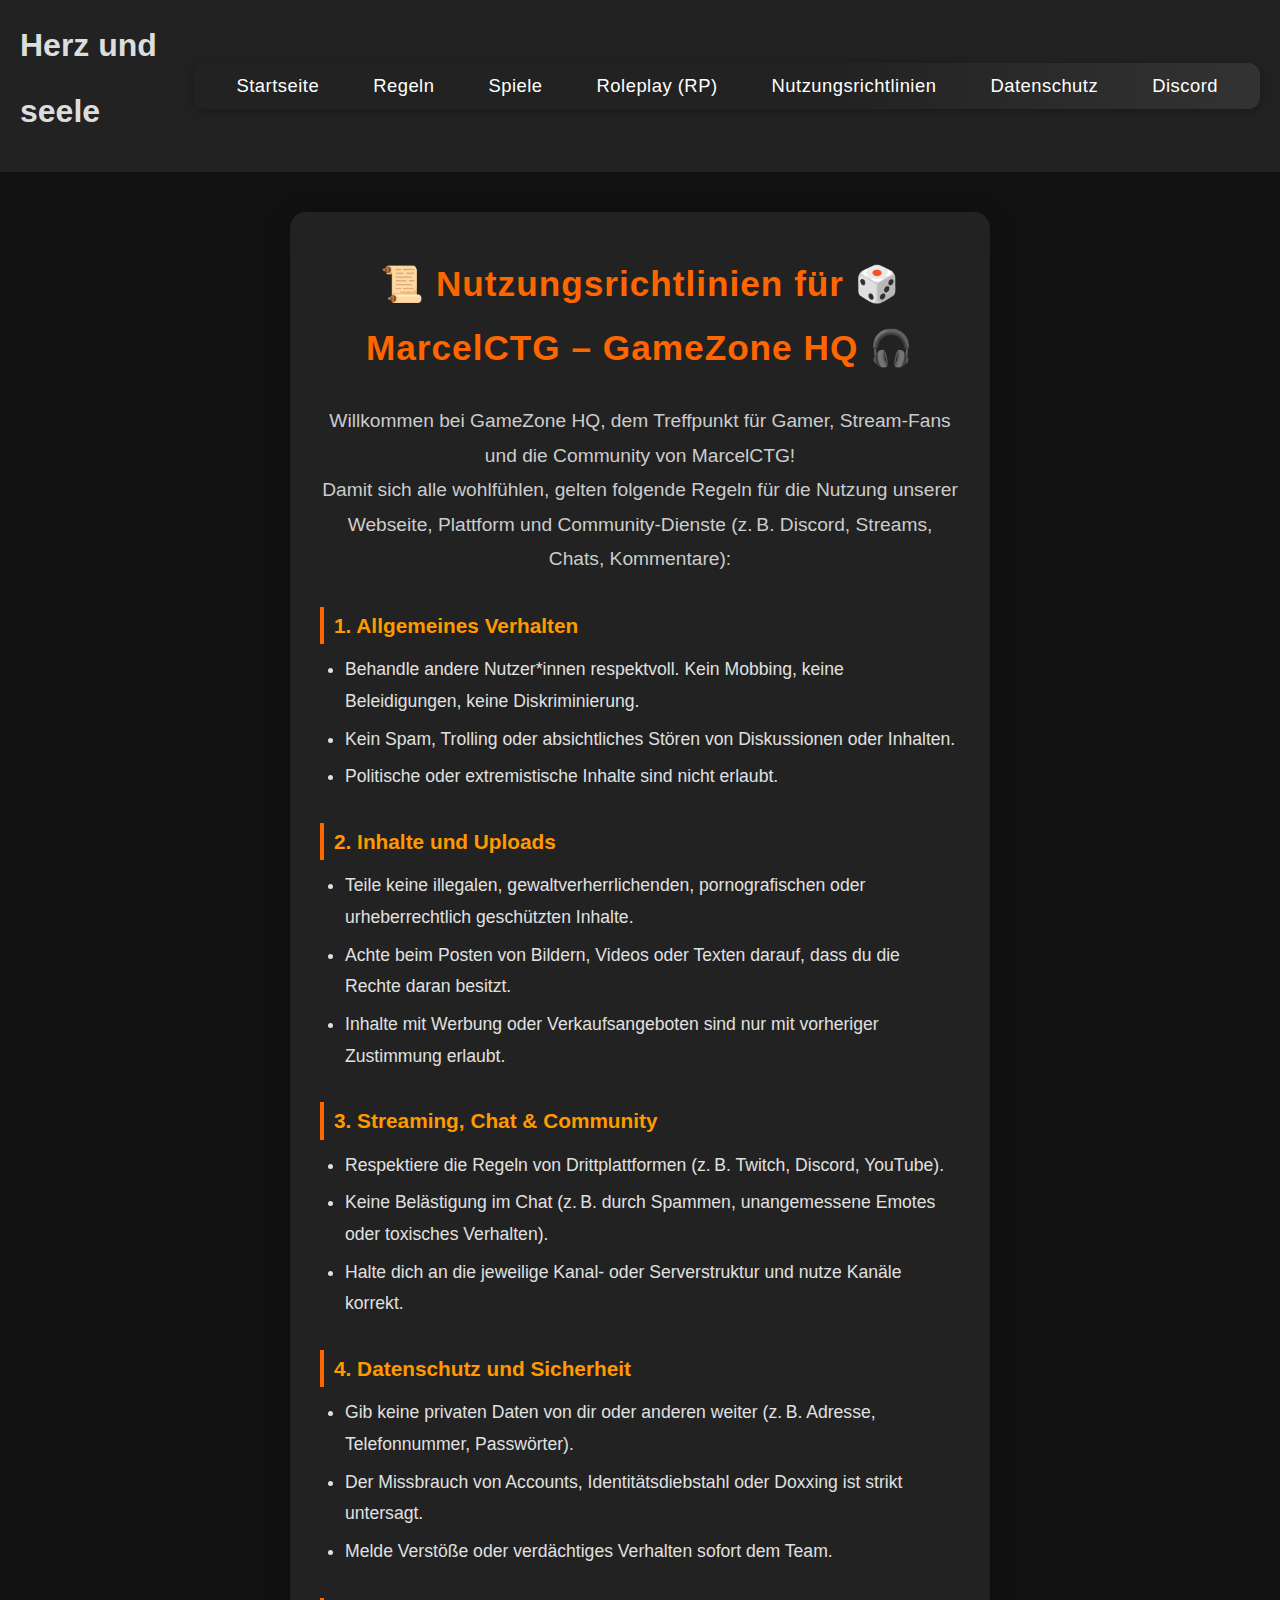
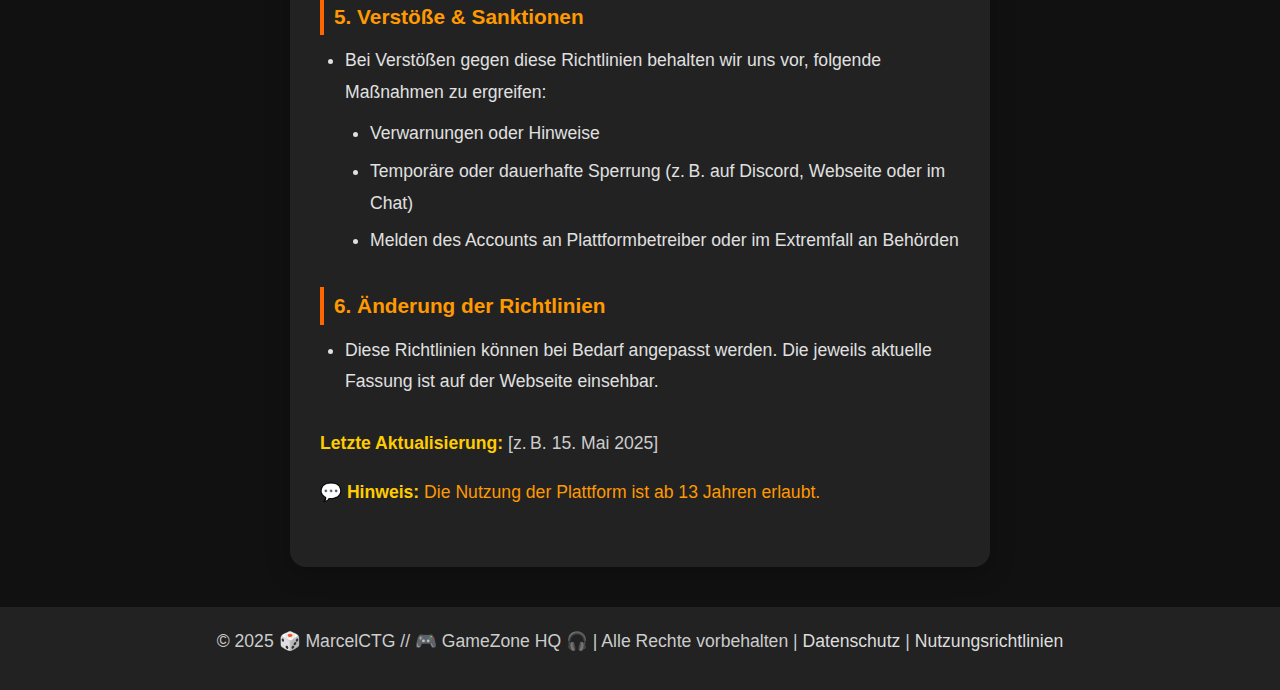
<file: rechtline.html>
<!DOCTYPE html>
<html lang="de">
<head>
  <meta charset="UTF-8">
  <meta name="viewport" content="width=device-width, initial-scale=1.0">
  <title>Nutzungsrichtlinien | Herz und Seele</title>
  <link rel="stylesheet" href="styles.css">
  <style>
    .policy-container {
      max-width: 700px;
      margin: 40px auto;
      background: #222;
      border-radius: 16px;
      box-shadow: 0 6px 24px rgba(0,0,0,0.25);
      padding: 40px 30px;
      color: #e0e0e0;
      font-size: 1.1rem;
      line-height: 1.8;
    }
    .policy-container h1 {
      color: #ff6600;
      text-align: center;
      margin-bottom: 25px;
      font-size: 2.2rem;
      letter-spacing: 1px;
    }
    .policy-container h2 {
      color: #ff9900;
      margin-top: 30px;
      margin-bottom: 10px;
      font-size: 1.3rem;
      border-left: 4px solid #ff6600;
      padding-left: 10px;
    }
    .policy-container ul {
      margin: 10px 0 20px 25px;
      padding: 0;
    }
    .policy-container li {
      margin-bottom: 6px;
      list-style: disc;
    }
    .policy-container strong {
      color: #ffcc00;
    }
    .policy-container p {
      margin-bottom: 18px;
    }
    @media (max-width: 600px) {
      .policy-container {
        padding: 20px 8px;
      }
    }
  </style>
</head>
<body>
  <header class="header">
    <div class="logo">
      <h1>Herz und</h1>
      <h2>seele</h2>
    </div>
    <nav class="navbar">
      <ul>
        <li><a href="index.html">Startseite</a></li>
        <li><a href="about.html">Regeln</a></li>
        <li><a href="games.html">Spiele</a></li>
        <li><a href="contact.html">Roleplay (RP)</a></li>
        <li><a href="rechtline.html">Nutzungsrichtlinien</a></li>
        <li><a href="Datenschutz.html">Datenschutz</a></li>
        <li><a href="https://discord.gg/2PFB9sXrHK" target="_blank">Discord</a></li>
      </ul>
    </nav>
  </header>

  <main>
    <div class="policy-container">
      <h1>📜 Nutzungsrichtlinien für 🎲 MarcelCTG – GameZone HQ 🎧</h1>
      <p style="text-align:center;font-size:1.2rem;">
        Willkommen bei GameZone HQ, dem Treffpunkt für Gamer, Stream-Fans und die Community von MarcelCTG!<br>
        Damit sich alle wohlfühlen, gelten folgende Regeln für die Nutzung unserer Webseite, Plattform und Community-Dienste (z. B. Discord, Streams, Chats, Kommentare):
      </p>

      <h2>1. Allgemeines Verhalten</h2>
      <ul>
        <li>Behandle andere Nutzer*innen respektvoll. Kein Mobbing, keine Beleidigungen, keine Diskriminierung.</li>
        <li>Kein Spam, Trolling oder absichtliches Stören von Diskussionen oder Inhalten.</li>
        <li>Politische oder extremistische Inhalte sind nicht erlaubt.</li>
      </ul>

      <h2>2. Inhalte und Uploads</h2>
      <ul>
        <li>Teile keine illegalen, gewaltverherrlichenden, pornografischen oder urheberrechtlich geschützten Inhalte.</li>
        <li>Achte beim Posten von Bildern, Videos oder Texten darauf, dass du die Rechte daran besitzt.</li>
        <li>Inhalte mit Werbung oder Verkaufsangeboten sind nur mit vorheriger Zustimmung erlaubt.</li>
      </ul>

      <h2>3. Streaming, Chat & Community</h2>
      <ul>
        <li>Respektiere die Regeln von Drittplattformen (z. B. Twitch, Discord, YouTube).</li>
        <li>Keine Belästigung im Chat (z. B. durch Spammen, unangemessene Emotes oder toxisches Verhalten).</li>
        <li>Halte dich an die jeweilige Kanal- oder Serverstruktur und nutze Kanäle korrekt.</li>
      </ul>

      <h2>4. Datenschutz und Sicherheit</h2>
      <ul>
        <li>Gib keine privaten Daten von dir oder anderen weiter (z. B. Adresse, Telefonnummer, Passwörter).</li>
        <li>Der Missbrauch von Accounts, Identitätsdiebstahl oder Doxxing ist strikt untersagt.</li>
        <li>Melde Verstöße oder verdächtiges Verhalten sofort dem Team.</li>
      </ul>

      <h2>5. Verstöße & Sanktionen</h2>
      <ul>
        <li>Bei Verstößen gegen diese Richtlinien behalten wir uns vor, folgende Maßnahmen zu ergreifen:</li>
        <ul>
          <li>Verwarnungen oder Hinweise</li>
          <li>Temporäre oder dauerhafte Sperrung (z. B. auf Discord, Webseite oder im Chat)</li>
          <li>Melden des Accounts an Plattformbetreiber oder im Extremfall an Behörden</li>
        </ul>
      </ul>

      <h2>6. Änderung der Richtlinien</h2>
      <ul>
        <li>Diese Richtlinien können bei Bedarf angepasst werden. Die jeweils aktuelle Fassung ist auf der Webseite einsehbar.</li>
      </ul>

      <p style="margin-top:30px;"><strong>Letzte Aktualisierung:</strong> [z. B. 15. Mai 2025]</p>
      <p style="color:#ff9900;"><strong>💬 Hinweis:</strong> Die Nutzung der Plattform ist ab 13 Jahren erlaubt.</p>
    </div>
  </main>

  <footer class="footer">
    <p>
      &copy; 2025 🎲 MarcelCTG // 🎮 GameZone HQ 🎧 | Alle Rechte vorbehalten |
      <a href="Datenschutz.html">Datenschutz</a> |
      <a href="rechtline.html">Nutzungsrichtlinien</a>
    </p>
  </footer>
</body>
</html>
</file>
<file: styles.css>
/* Gemeinsame CSS-Datei für alle Seiten */
* {
    margin: 0;
    padding: 0;
    box-sizing: border-box;
  }
  
  body {
    font-family: Arial, sans-serif;
    background-color: #111;
    color: #cccccc; /* Graue Schriftfarbe für besseren Kontrast */
    display: flex;
    flex-direction: column;
    min-height: 100vh;
    line-height: 1.6; /* Angenehmer Zeilenabstand */
  }
  
  a {
    text-decoration: none;
    color: #dddddd; /* Helleres Grau für Links */
  }

  a:hover {
    color: #ff9900; /* Hover-Farbe für Links */
  }
  
  ul {
    list-style: none;
  }
  
  /* Header */
  .header {
    display: flex;
    justify-content: space-between;
    align-items: center;
    padding: 20px;
    background-color: #222;
  }
  
  .header .logo h1, .header .logo h2 {
    font-size: 2rem;
  }
  
  .navbar ul {
    display: flex;
    gap: 18px;
    background: linear-gradient(90deg, #222 60%, #333 100%);
    border-radius: 12px;
    padding: 8px 24px;
    box-shadow: 0 2px 12px #0004;
    align-items: center;
  }
  
  .navbar ul li {
    margin: 0;
  }
  
  .navbar ul li a {
    font-size: 1.15rem;
    padding: 8px 18px;
    border-radius: 8px;
    color: #fff;
    background: transparent;
    transition: background 0.2s, color 0.2s, box-shadow 0.2s;
    font-weight: 500;
    letter-spacing: 0.5px;
    box-shadow: none;
    outline: none;
    border: none;
    position: relative;
  }
  
  .navbar ul li a:hover,
  .navbar ul li a:focus {
    background: linear-gradient(90deg, #ff6600 0%, #ff9900 100%);
    color: #222;
    box-shadow: 0 2px 8px #ff990088;
    text-shadow: 0 1px 2px #fff8;
  }
  
  /* Hero Section */
  .hero {
    background-image: url('gmhub.png');
    background-size: cover; /* Bild wird vollständig abgedeckt */
    background-position: center; /* Bild wird zentriert */
    background-repeat: no-repeat; /* Keine Wiederholung des Bildes */
    display: flex;
    justify-content: center; /* Horizontale Zentrierung */
    align-items: center; /* Vertikale Zentrierung */
    text-align: center; /* Text zentrieren */
    width: 100%; /* Passt sich an die Breite des Containers an */
    height: 65ch; /* Passt sich an die Höhe des Viewports an */
    padding: 20px;
    color: #fff; 
    /* Textfarbe */
  }
  
  .hero-content {
    display: flex;
    flex-direction: column; /* Elemente untereinander anordnen */
    align-items: center; /* Zentrierung der Inhalte */
  }
  
  .hero-content h2 {
    font-size: 3rem;
    margin-bottom: 20px;
  }
  
  .hero-content p {
    font-size: 1.5rem;
    margin-bottom: 30px;
  }
  
  .hero .btn {
    padding: 10px 20px;
    background-color: #ff6600;
    color: #fff;
    border: none;
    border-radius: 5px;
    font-size: 1.2rem;
    cursor: pointer;
    transition: background-color 0.3s;
  }
  
  .hero .btn:hover {
    background-color: #ff9900;
  }
  
  /* Games Section */
  .games {
    padding: 40px 20px;
    text-align: center;
    background-image: url('gmhub.png');
    background-size: cover;
    background-position: center;
    background-repeat: no-repeat;
  }
  
  .games h2 {
    font-size: 2.5rem;
    margin-bottom: 30px;
    color: #ff6600;
  }
  
  .games-list {
    display: flex;
    flex-wrap: wrap;
    justify-content: center;
    gap: 20px;
  }
  
  .game-item {
    background-color: #222;
    border-radius: 10px;
    overflow: hidden;
    box-shadow: 0 4px 8px rgba(0, 0, 0, 0.2);
    max-width: 300px;
    text-align: left;
    transition: transform 0.3s, box-shadow 0.3s;
  }
  
  .game-item:hover {
    transform: translateY(-10px);
    box-shadow: 0 8px 16px rgba(0, 0, 0, 0.3);
  }
  
  .game-item img {
    width: 50%; /* Bild nimmt die Hälfte der Breite ein */
    height: auto; /* Höhe passt sich proportional an */
    display: block;
    margin: 0 auto; /* Zentriert das Bild horizontal */
  }
  
  .game-info {
    padding: 20px;
  }
  
  .game-info h3 {
    font-size: 1.5rem;
    margin-bottom: 10px;
    color: #ff9900;
  }
  
  .game-info p {
    font-size: 1rem;
    color: #ccc;
  }
  
  /* Weitere Sections wie About, Games und Contact bleiben gleich */
  
  footer {
    padding: 20px;
    text-align: center;
    background-color: #222;
    font-size: 1rem;
    color: #aaaaaa; /* Dunkleres Grau für den Footer-Text */
  }

main {
  flex: 1;
}

/* Hintergrundbild für Community-Seite */
.community {
  background-image: url('gmhub.png');
  background-size: cover;
  background-position: center;
  background-repeat: no-repeat;
  padding: 40px 20px;
  text-align: center;
  background-color: #222;
  color: #cccccc; /* Graue Schriftfarbe für die Community-Seite */
  border-radius: 10px;
  box-shadow: 0 4px 8px rgba(0, 0, 0, 0.2);
}

.community h2 {
  font-size: 2.5rem;
  color: #dddddd; /* Helleres Grau für Überschriften */
  margin-bottom: 20px;
}

.community p {
  font-size: 1.1rem;
  line-height: 1.8;
  color: #cccccc; /* Graue Schriftfarbe für Text */
}

/* Hintergrundbild für Contact-Seite */
.contact {
  background-image: url('gmhub.png');
  background-size: cover;
  background-position: center;
  background-repeat: no-repeat;
}

.contact form input, .contact form textarea {
  width: 100%;
  padding: 10px;
  margin-bottom: 15px;
  border: 1px solid #555;
  border-radius: 5px;
  background-color: #333;
  color: #cccccc; /* Graue Schriftfarbe in Formularfeldern */
}

.contact form button {
  background-color: #ff6600;
  color: #ffffff; /* Weiße Schriftfarbe auf Buttons */
  padding: 10px 20px;
  border: none;
  border-radius: 5px;
  cursor: pointer;
  font-size: 1.1rem;
}

.contact form button:hover {
  background-color: #ff9900;
}

/* RP Section */
.contact .rp-list {
  display: flex;
  flex-wrap: wrap;
  justify-content: center;
  gap: 20px;
  margin-top: 20px;
}

.rp-item {
  background-color: #222;
  border-radius: 10px;
  overflow: hidden;
  box-shadow: 0 4px 8px rgba(0, 0, 0, 0.2);
  max-width: 300px;
  text-align: center;
  transition: transform 0.3s, box-shadow 0.3s;
}

.rp-item:hover {
  transform: translateY(-10px);
  box-shadow: 0 8px 16px rgba(0, 0, 0, 0.3);
}

.rp-item img {
  width: 50%; /* Bild nimmt die Hälfte der Breite ein */
  height: auto; /* Höhe passt sich proportional an */
  display: block;
  margin: 0 auto; /* Zentriert das Bild horizontal */
}

/* Spezifischer Stil für das Bild "mrpm.jpg" */
.rp-item img[alt="Roblox RP"] {
  width: 50%; /* Bild nimmt die Hälfte der Breite ein */
  height: auto; /* Höhe passt sich proportional an */
  display: block;
  margin: 0 auto; /* Zentriert das Bild horizontal */
}

.rp-info {
  padding: 15px;
}

.rp-info h3 {
  font-size: 1.5rem;
  color: #ff9900;
  margin-bottom: 10px;
}

.rp-info p {
  font-size: 1rem;
  color: #cccccc;
}

/* RP Section */
.contact .rp-list {
  display: flex;
  flex-direction: column;
  align-items: center;
  gap: 40px;
  margin-top: 20px;
}

.rp-item {
  background-color: #222;
  border-radius: 10px;
  overflow: hidden;
  box-shadow: 0 4px 8px rgba(0, 0, 0, 0.2);
  max-width: 400px;
  text-align: center;
  padding: 20px;
  transition: transform 0.3s, box-shadow 0.3s;
}

.rp-item:hover {
  transform: translateY(-10px);
  box-shadow: 0 8px 16px rgba(0, 0, 0, 0.3);
}

.rp-item img {
  width: 100%;
  height: auto;
  margin-bottom: 15px;
}

.rp-item h3 {
  font-size: 1.8rem;
  color: #ff9900;
  margin-bottom: 10px;
}

.rp-item p {
  font-size: 1.1rem;
  color: #cccccc;
}

/* Trennung */
.rp-divider {
  text-align: center;
  margin: 20px 0;
}

.rp-divider h3 {
  font-size: 1.5rem;
  color: #dddddd;
  text-transform: uppercase;
}

/* Hintergrundbild für About-Seite */
.rules {
  background-image: url('gmhub.png');
  background-size: cover;
  background-position: center;
  background-repeat: no-repeat;
  padding: 40px 20px;
  text-align: left;
  background-color: #222; /* Dunkler Hintergrund für Kontrast */
  color: #cccccc; /* Graue Schriftfarbe für das Regelwerk */
  border-radius: 10px;
  box-shadow: 0 4px 8px rgba(0, 0, 0, 0.2);
}

.rules h1 {
  font-size: 2.5rem;
  color: #dddddd; /* Helleres Grau für Regelwerk-Überschriften */
  text-align: center;
  margin-bottom: 20px;
}

.rules h2 {
  font-size: 1.8rem;
  color: #dddddd; /* Helleres Grau für Regelwerk-Überschriften */
  text-align: center;
  margin-bottom: 30px;
}

.rule {
  margin-bottom: 20px;
}

.rule h3 {
  font-size: 1.5rem;
  color: #ffffff; /* Weiße Schriftfarbe */
  text-decoration: underline; /* Unterstrichen */
  margin-bottom: 10px;
}

.rule p {
  font-size: 1.1rem;
  color: #cccccc; /* Graue Schriftfarbe für Regelwerk-Text */
  margin-bottom: 10px;
  line-height: 1.8; /* Mehr Zeilenabstand für bessere Lesbarkeit */
}

/* Hintergrundbild für Abschnitte */
.games, .community, .contact, .rules {
  min-height: calc(100vh - 80px); /* Höhe des Viewports abzüglich der Header-Höhe */
  display: flex;
  flex-direction: column;
  justify-content: center;
  align-items: center;
  padding: 20px;
}

/* Überschriften */
h1, h2, h3 {
  color: #dddddd; /* Helleres Grau für Überschriften */
  margin-bottom: 15px;
}

p {
  font-size: 1.1rem; /* Größere Schriftgröße für bessere Lesbarkeit */
  color: #cccccc; /* Graue Schriftfarbe für Text */
  margin-bottom: 15px;
}

/* Serverliste */
.server-list {
  display: flex;
  flex-direction: column;
  gap: 20px;
  margin-top: 20px;
}

.server-item {
  background-color: #222;
  border-radius: 10px;
  padding: 20px;
  box-shadow: 0 4px 8px rgba(0, 0, 0, 0.2);
  text-align: center;
  transition: transform 0.3s, box-shadow 0.3s;
}

.server-item:hover {
  transform: translateY(-10px);
  box-shadow: 0 8px 16px rgba(0, 0, 0, 0.3);
}

.server-item h3 {
  font-size: 1.8rem;
  color: #ff9900;
  margin-bottom: 10px;
}

.server-item p {
  font-size: 1.1rem;
  color: #cccccc;
  margin-bottom: 10px;
}

/* Mobile Menü Button */
.menu-toggle {
  display: none;
  background: none;
  border: none;
  color: #fff;
  font-size: 2.2rem;
  cursor: pointer;
  position: absolute;
  right: 30px;
  top: 30px;
  z-index: 1002;
  transition: color 0.2s;
}
.menu-toggle:hover {
  color: #ff9900;
}

/* Mobile Menü Overlay */
.mobile-menu {
  display: none;
  position: fixed;
  z-index: 1001;
  top: 0;
  left: 0;
  width: 100vw;
  height: 100vh;
  background: rgba(20, 20, 30, 0.97);
  flex-direction: column;
  align-items: center;
  justify-content: center;
  transition: 0.3s;
  box-shadow: 0 0 40px 10px #000a;
  backdrop-filter: blur(4px);
}

.mobile-menu.open {
  display: flex;
  animation: menuFadeIn 0.3s;
}

@keyframes menuFadeIn {
  from { opacity: 0; transform: scale(0.98);}
  to { opacity: 1; transform: scale(1);}
}

.mobile-menu ul {
  list-style: none;
  padding: 0;
  margin: 0;
  background: none;
  box-shadow: none;
}

.mobile-menu li {
  margin: 25px 0;
}

.mobile-menu a {
  color: #fff;
  font-size: 2rem;
  text-decoration: none;
  padding: 12px 32px;
  border-radius: 8px;
  background: linear-gradient(90deg, #ff6600 0%, #ff9900 100%);
  box-shadow: 0 2px 8px #0006;
  transition: background 0.2s, color 0.2s, transform 0.2s;
  display: inline-block;
}

.mobile-menu a:hover {
  background: linear-gradient(90deg, #ff9900 0%, #ff6600 100%);
  color: #222;
  transform: scale(1.07);
}

/* Nur Navigation im Mobile Menü anzeigen */
.mobile-menu > *:not(ul):not(.menu-close) {
  display: none !important;
}

/* Navigation für Desktop */
@media (max-width: 900px) {
  .navbar ul {
    flex-direction: column;
    align-items: center;
  }
}

/* Mobile Menü sichtbar, Desktop Menü ausblenden */
@media (max-width: 768px) {
  .navbar ul {
    display: none;
  }
  .menu-toggle {
    display: block;
  }
}

/* Responsive Design */
@media (max-width: 768px) {
  .header {
    flex-direction: column;
    text-align: center;
  }

  .navbar ul {
    flex-direction: column;
    align-items: center;
  }

  .navbar ul li {
    margin: 10px 0;
  }

  .hero-content h2 {
    font-size: 2rem;
  }

  .hero-content p {
    font-size: 1.2rem;
  }

  .hero .btn {
    font-size: 1rem;
    padding: 8px 16px;
  }

  .games-list {
    display: flex;
    flex-direction: column;
    align-items: center;
  }

  .game-item {
    margin-bottom: 20px;
    text-align: center;
  }

  .hero {
    height: 70vh; /* Reduzierte Höhe für kleinere Bildschirme */
  }
}

@media (max-width: 480px) {
  .header .logo h1, .header .logo h2 {
    font-size: 1.5rem;
  }

  .hero-content h2 {
    font-size: 1.8rem;
  }

  .hero-content p {
    font-size: 1rem;
  }

  .hero .btn {
    font-size: 0.9rem;
    padding: 6px 12px;
  }

  .hero {
    height: 50vh; /* Noch kleinere Höhe für sehr kleine Bildschirme */
  }
}
</file>
